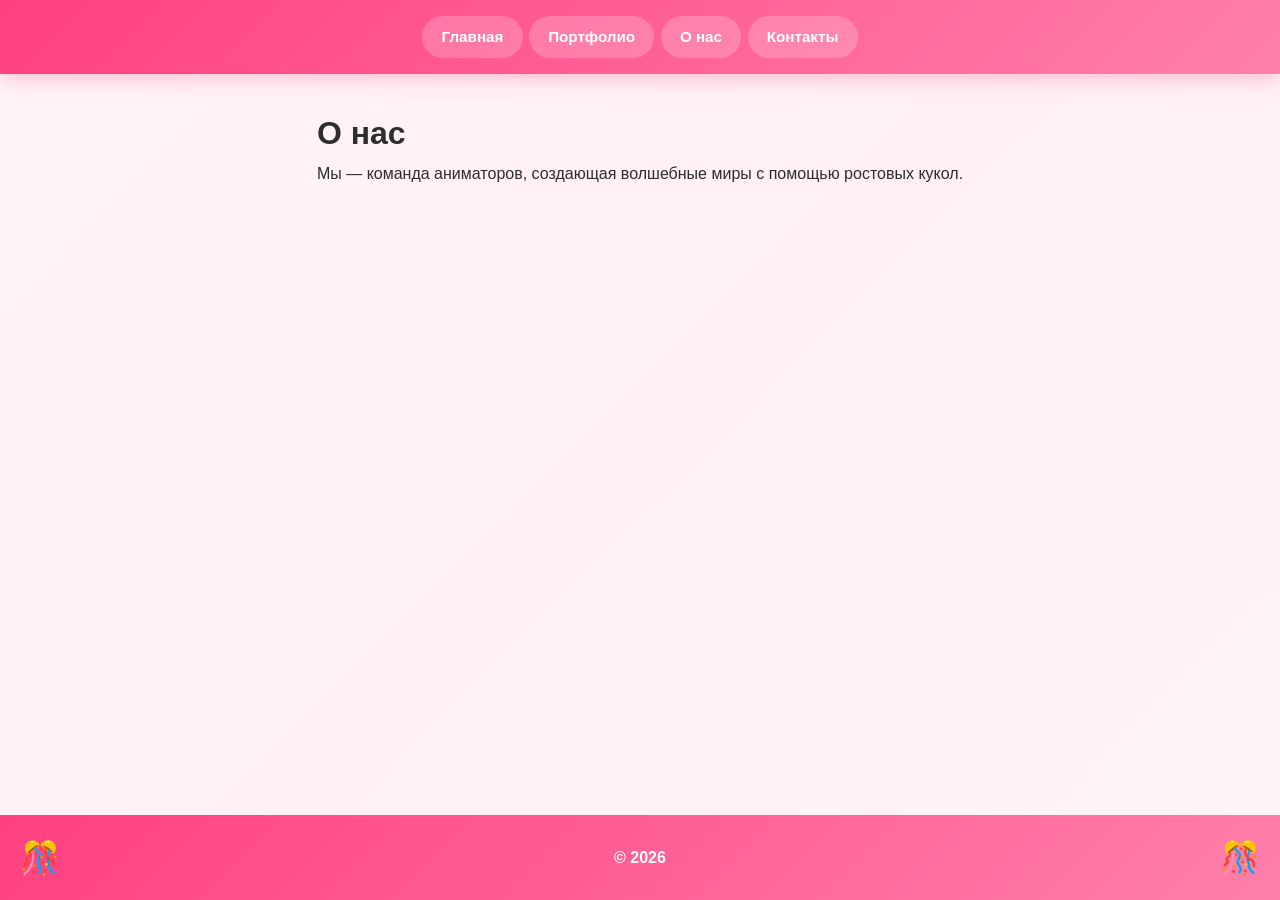
<file: about.html>
<!DOCTYPE html>
<html lang="ru">
<head>
    <meta charset="UTF-8">
    <meta name="viewport" content="width=device-width, initial-scale=1.0">
    <title>О нас</title>
    <link rel="stylesheet" href="css/style.css">
</head>
<body>
    <header>
        <nav>
            <a href="index.html">Главная</a>
            <a href="portfolio.html">Портфолио</a>
            <a href="about.html">О нас</a>
            <a href="contacts.html">Контакты</a>
        </nav>
    </header>
    <main>
        <h1>О нас</h1>
        <p>Мы — команда аниматоров, создающая волшебные миры с помощью ростовых кукол.</p>
    </main>
    <footer>
        <p>&copy; 2026</p>
    </footer>
    <script src="js/script.js"></script>
</body>
</html>
</file>
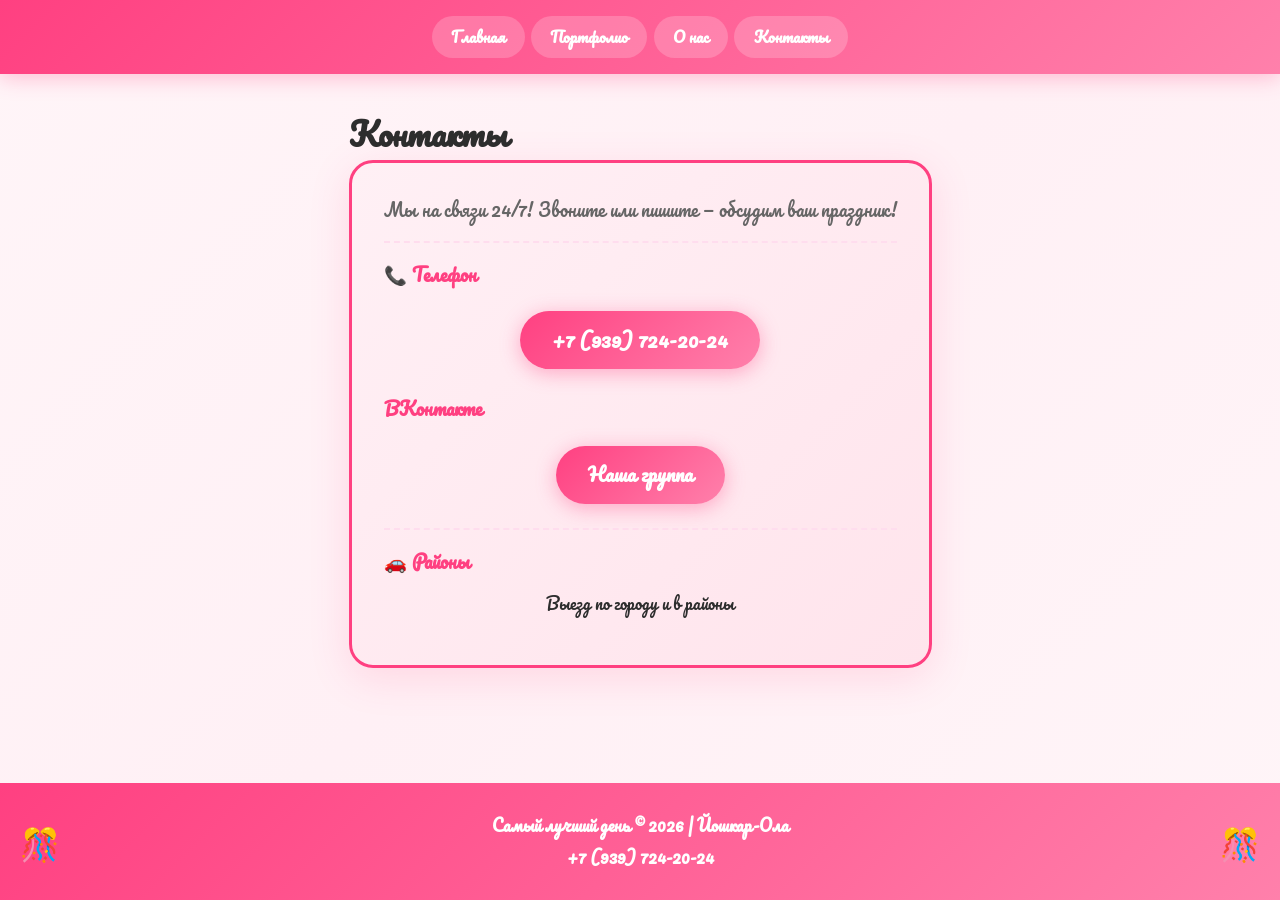
<file: contacts.html>
<!DOCTYPE html>
<html lang="ru">
<head>
    <meta charset="UTF-8">
    <meta name="viewport" content="width=device-width, initial-scale=1.0">
    <title>Контакты — Самый лучший день</title>
    <link rel="preconnect" href="https://fonts.googleapis.com">
    <link rel="preconnect" href="https://fonts.gstatic.com" crossorigin>
    <link href="https://fonts.googleapis.com/css2?family=Nunito:wght@400;600;700;800&family=Pacifico&display=swap" rel="stylesheet">
    <link rel="stylesheet" href="css/style.css">
</head>
<body>
    <header>
        <nav>
            <a href="index.html">Главная</a>
            <a href="portfolio.html">Портфолио</a>
            <a href="about.html">О нас</a>
            <a href="contacts.html">Контакты</a>
        </nav>
    </header>
    <main>
        <h1>Контакты</h1>
        
        <div class="contact-info">
            <p>Мы на связи 24/7! Звоните или пишите — обсудим ваш праздник!</p>
            
            <div class="phone">
                <h2>📞 Телефон</h2>
                <a href="tel:+79397242024" class="contact-btn">+7 (939) 724-20-24</a>
            </div>
            
            <div class="vk">
                <h2>ВКонтакте</h2>
                <a href="https://vk.com/best_day_yo" class="contact-btn" target="_blank">Наша группа</a>
            </div>
            
            <div class="area">
                <h2>🚗 Районы</h2>
                <p>Выезд по городу и в районы</p>
            </div>
        </div>
    </main>
    <footer>
        <p>Самый лучший день © 2026 | Йошкар-Ола</p>
        <p>+7 (939) 724-20-24</p>
    </footer>
    <script src="js/script.js"></script>
</body>
</html>
</file>
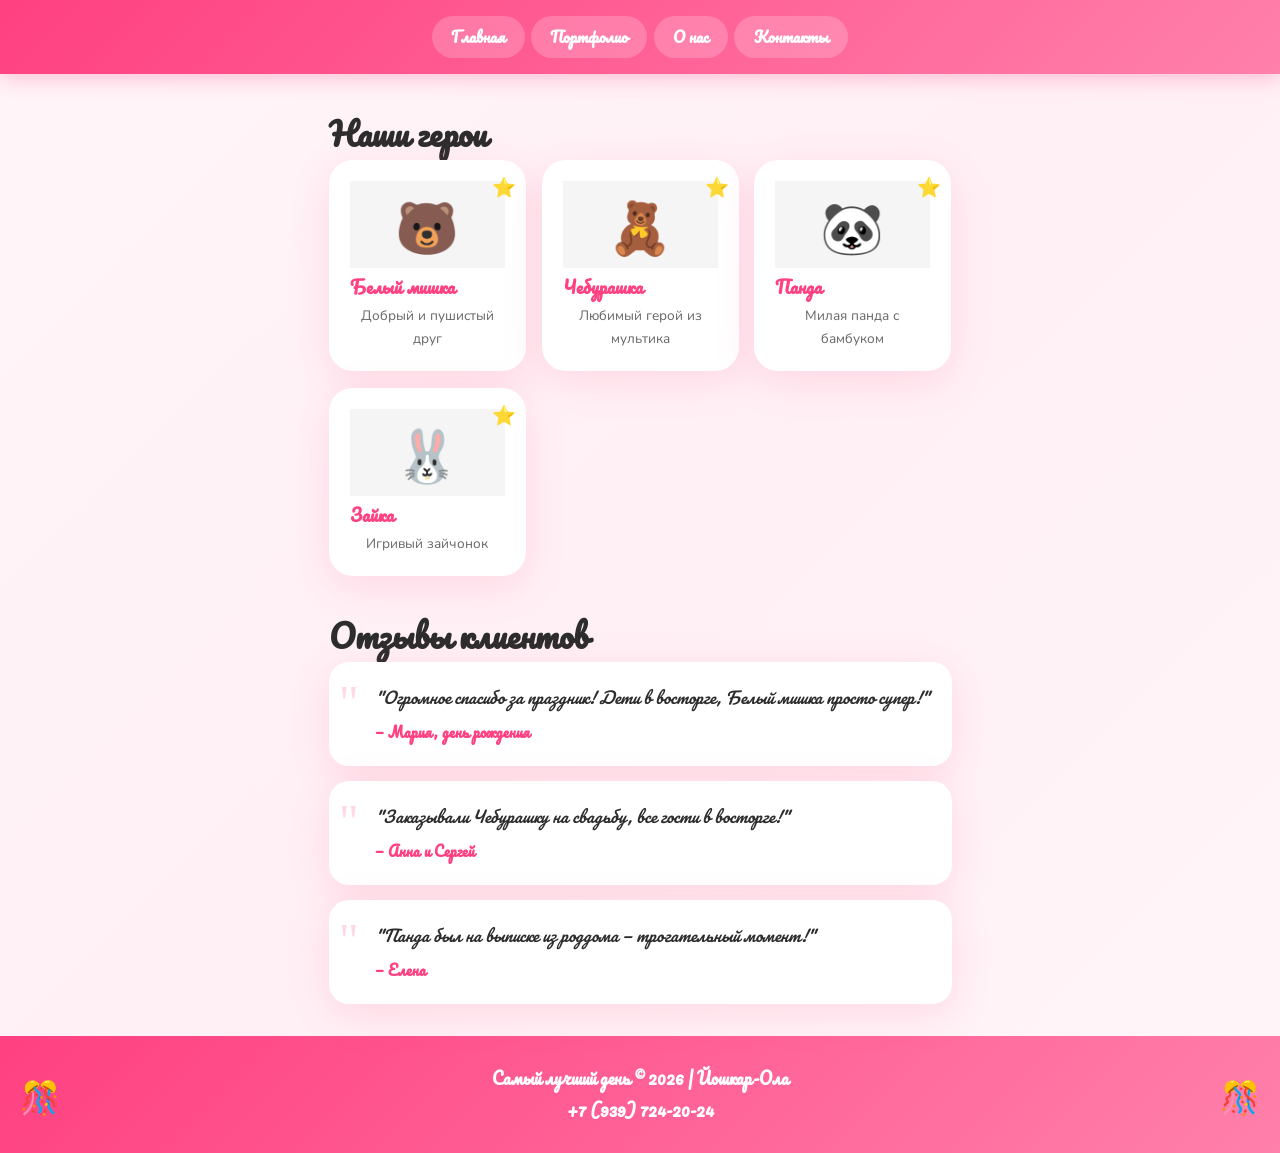
<file: portfolio.html>
<!DOCTYPE html>
<html lang="ru">
<head>
    <meta charset="UTF-8">
    <meta name="viewport" content="width=device-width, initial-scale=1.0">
    <title>Портфолио — Самый лучший день</title>
    <link rel="preconnect" href="https://fonts.googleapis.com">
    <link rel="preconnect" href="https://fonts.gstatic.com" crossorigin>
    <link href="https://fonts.googleapis.com/css2?family=Nunito:wght@400;600;700;800&family=Pacifico&display=swap" rel="stylesheet">
    <link rel="stylesheet" href="css/style.css">
</head>
<body>
    <header>
        <nav>
            <a href="index.html">Главная</a>
            <a href="portfolio.html">Портфолио</a>
            <a href="about.html">О нас</a>
            <a href="contacts.html">Контакты</a>
        </nav>
    </header>
    <main>
        <h1>Наши герои</h1>
        <div class="gallery">
            <div class="hero-card">
                <div class="hero-img" style="background:#f5f5f5">🐻</div>
                <h2>Белый мишка</h2>
                <p>Добрый и пушистый друг</p>
            </div>
            <div class="hero-card">
                <div class="hero-img" style="background:#f5f5f5">🧸</div>
                <h2>Чебурашка</h2>
                <p>Любимый герой из мультика</p>
            </div>
            <div class="hero-card">
                <div class="hero-img" style="background:#f5f5f5">🐼</div>
                <h2>Панда</h2>
                <p>Милая панда с бамбуком</p>
            </div>
            <div class="hero-card">
                <div class="hero-img" style="background:#f5f5f5">🐰</div>
                <h2>Зайка</h2>
                <p>Игривый зайчонок</p>
            </div>
        </div>

        <h1>Отзывы клиентов</h1>
        <div class="reviews">
            <div class="review">
                <p>"Огромное спасибо за праздник! Дети в восторге, Белый мишка просто супер!"</p>
                <span>— Мария, день рождения</span>
            </div>
            <div class="review">
                <p>"Заказывали Чебурашку на свадьбу, все гости в восторге!"</p>
                <span>— Анна и Сергей</span>
            </div>
            <div class="review">
                <p>"Панда был на выписке из роддома — трогательный момент!"</p>
                <span>— Елена</span>
            </div>
        </div>
    </main>
    <footer>
        <p>Самый лучший день © 2026 | Йошкар-Ола</p>
        <p>+7 (939) 724-20-24</p>
    </footer>
    <script src="js/script.js"></script>
</body>
</html>
</file>
<file: css/style.css>
* {
    margin: 0;
    padding: 0;
    box-sizing: border-box;
}

:root {
    --gold: #ffd700;
    --gold-dark: #ffab00;
    --pink: #ff4081;
    --pink-light: #ff80ab;
    --pink-bg: #fff0f5;
    --text: #2d2d2d;
    --text-light: #666;
    --white: #fff;
    --shadow: 0 10px 40px rgba(255, 64, 129, 0.15);
}

body {
    font-family: 'Pacifico', 'Comic Neue', 'Nunito', Arial, sans-serif;
    line-height: 1.7;
    min-height: 100vh;
    display: flex;
    flex-direction: column;
    background: linear-gradient(135deg, #fff5f8 0%, #fff0f5 50%, #fff5f8 100%);
    color: var(--text);
}

/* Confetti */
.confetti {
    position: fixed;
    width: 100%;
    height: 100%;
    pointer-events: none;
    z-index: 0;
    overflow: hidden;
}

.confetti span {
    position: absolute;
    width: 10px;
    height: 10px;
    background: var(--gold);
    animation: confetti-fall 4s linear infinite;
}

.confetti span:nth-child(2n) { background: var(--pink); animation-duration: 5s; }
.confetti span:nth-child(3n) { background: #87ceeb; animation-duration: 6s; width: 8px; height: 8px; }
.confetti span:nth-child(4n) { background: #98fb98; animation-duration: 4.5s; }
.confetti span:nth-child(5n) { width: 6px; height: 6px; background: var(--gold); }

@keyframes confetti-fall {
    0% { transform: translateY(-100vh) rotate(0deg); opacity: 1; }
    100% { transform: translateY(100vh) rotate(720deg); opacity: 0; }
}

header {
    background: linear-gradient(135deg, var(--pink) 0%, var(--pink-light) 100%);
    padding: 1rem 2rem;
    box-shadow: 0 4px 20px rgba(255, 64, 129, 0.3);
    position: sticky;
    top: 0;
    z-index: 100;
}

nav {
    max-width: 900px;
    margin: 0 auto;
    display: flex;
    gap: 0.4rem;
    flex-wrap: wrap;
    justify-content: center;
}

nav a {
    color: var(--white);
    text-decoration: none;
    font-weight: 700;
    padding: 0.5rem 1.2rem;
    border-radius: 50px;
    transition: all 0.3s ease;
    font-size: 0.95rem;
    background: rgba(255,255,255,0.2);
}

nav a:hover, nav a.active {
    background: var(--white);
    color: var(--pink);
    transform: scale(1.05);
}

main {
    flex: 1;
    max-width: 850px;
    margin: 0 auto;
    padding: 2rem 1.2rem;
    position: relative;
    z-index: 1;
}

.hero {
    background: linear-gradient(135deg, #fff0f5 0%, #ffe4ec 50%, #fff0f5 100%);
    padding: 2.5rem 2rem;
    border-radius: 30px;
    text-align: center;
    margin-bottom: 1.2rem;
    box-shadow: var(--shadow);
    border: 3px solid var(--pink);
    position: relative;
    overflow: hidden;
}

.hero::before {
    content: '';
    position: absolute;
    top: -50%;
    left: -50%;
    width: 200%;
    height: 200%;
    background: radial-gradient(circle, rgba(255,255,255,0.3) 0%, transparent 60%);
    animation: shine 3s ease infinite;
}

@keyframes shine {
    0% { transform: rotate(0deg); }
    100% { transform: rotate(360deg); }
}

.hero::before {
    content: '🎉';
    position: absolute;
    font-size: 5rem;
    top: -10px;
    left: -20px;
    opacity: 0.15;
}

.hero::after {
    content: '✨';
    position: absolute;
    font-size: 4rem;
    top: -5px;
    right: -10px;
    opacity: 0.15;
}

.about-full {
    background: var(--white);
    padding: 1.5rem;
    border-radius: 24px;
    margin-bottom: 1.2rem;
    box-shadow: var(--shadow);
}

.about-full h2 {
    text-align: center;
    margin-bottom: 1rem;
}

.about-full > p {
    text-align: center;
    font-size: 1.1rem;
    margin-bottom: 1.5rem;
}

.events, .bonus, .extra {
    margin: 1.2rem 0;
    padding-top: 1rem;
    border-top: 2px dashed rgba(255, 64, 129, 0.2);
}

.events h3, .bonus h3, .extra h3 {
    color: var(--pink);
    font-size: 1.1rem;
    margin-bottom: 0.8rem;
    text-align: center;
}

.events-grid, .bonus-grid, .extra-grid {
    display: flex;
    flex-wrap: wrap;
    justify-content: center;
    gap: 0.5rem;
}

.events-grid span, .bonus-grid span, .extra-grid span {
    background: var(--pink-bg);
    padding: 0.5rem 1rem;
    border-radius: 20px;
    font-size: 0.9rem;
}

.hero h1 {
    background: linear-gradient(135deg, var(--pink) 0%, var(--gold-dark) 100%);
    -webkit-background-clip: text;
    -webkit-text-fill-color: transparent;
    background-clip: text;
    font-size: 1.6rem;
    margin-bottom: 0.7rem;
    line-height: 1.3;
}

.tagline {
    font-size: 1rem;
    color: var(--text-light);
    font-family: 'Nunito', sans-serif;
}

.carousel {
    background: var(--white);
    padding: 1.5rem;
    border-radius: 24px;
    margin-bottom: 1.2rem;
    box-shadow: var(--shadow);
    overflow: hidden;
}

.carousel {
    background: var(--white);
    padding: 1rem;
    border-radius: 24px;
    box-shadow: var(--shadow);
    overflow: hidden;
}

.carousel-wrapper {
    position: relative;
    margin-bottom: 1.2rem;
}

.carousel-arrow {
    position: absolute;
    top: 50%;
    transform: translateY(-50%);
    font-size: 36px;
    color: var(--pink);
    cursor: pointer;
    padding: 8px 16px;
    background: rgba(255,255,255,0.9);
    border-radius: 30px;
    user-select: none;
    z-index: 10;
    box-shadow: 0 2px 15px rgba(0,0,0,0.2);
    transition: all 0.3s ease;
}

.carousel-arrow:hover {
    background: var(--pink);
    color: white;
    transform: translateY(-50%) scale(1.15);
}

.carousel-arrow {
    position: absolute;
    top: 50%;
    transform: translateY(-50%);
    font-size: 36px;
    color: var(--pink);
    cursor: pointer;
    padding: 8px 16px;
    background: rgba(255,255,255,0.9);
    border-radius: 30px;
    user-select: none;
    z-index: 10;
    box-shadow: 0 2px 15px rgba(0,0,0,0.2);
    transition: all 0.3s ease;
}

.carousel-arrow:hover {
    background: var(--pink);
    color: white;
    transform: translateY(-50%) scale(1.15);
}

.carousel-arrow-left { left: -50px; }
.carousel-arrow-right { right: -50px; }

.carousel-track {
    display: flex;
    gap: 0.5rem;
    overflow-x: scroll;
    scroll-behavior: auto;
    -webkit-overflow-scrolling: touch;
    scroll-snap-type: x mandatory;
    padding-bottom: 0.5rem;
}

.carousel-track::-webkit-scrollbar {
    height: 6px;
}

.carousel-track::-webkit-scrollbar-thumb {
    background: var(--pink);
    border-radius: 3px;
}

.carousel-slide {
    flex: 0 0 auto;
    width: auto;
    scroll-snap-align: center;
    border-radius: 20px;
    overflow: hidden;
    position: relative;
    display: inline-block;
    vertical-align: top;
}

.carousel-slide img {
    width: auto;
    height: auto;
    max-width: 100%;
    display: block;
    cursor: pointer;
}

.slide-price {
    position: absolute;
    bottom: 0;
    left: 0;
    right: 0;
    width: 100%;
    background: linear-gradient(135deg, var(--pink), var(--pink-light));
    color: white;
    padding: 4px;
    font-weight: 700;
    font-size: 0.75rem;
    text-align: center;
    box-sizing: border-box;
}

.carousel-slide img {
    width: auto;
    height: auto;
    max-width: 100%;
    max-height: 450px;
    display: block;
    cursor: pointer;
}

.carousel-slide:hover img {
    transform: scale(1.05);
}

.lightbox {
    display: none;
    position: fixed;
    top: 0;
    left: 0;
    width: 100%;
    height: 100%;
    background: rgba(0,0,0,0.95);
    z-index: 1000;
    align-items: center;
    justify-content: center;
}

.lightbox.active {
    display: flex;
}

.lightbox img {
    max-width: 90%;
    max-height: 90%;
    object-fit: contain;
}

.lightbox-close {
    position: absolute;
    top: 20px;
    right: 30px;
    font-size: 40px;
    color: white;
    cursor: pointer;
    z-index: 1001;
}

.lightbox-prev, .lightbox-next {
    position: absolute;
    top: 50%;
    transform: translateY(-50%);
    font-size: 50px;
    color: white;
    cursor: pointer;
    padding: 20px 25px;
    background: linear-gradient(135deg, var(--pink), var(--pink-light));
    border-radius: 50%;
    user-select: none;
    transition: all 0.3s ease;
    box-shadow: 0 4px 20px rgba(255, 64, 129, 0.4);
}

.lightbox-prev { left: 20px; }
.lightbox-next { right: 20px; }

.lightbox-prev:hover, .lightbox-next:hover {
    transform: translateY(-50%) scale(1.1);
    box-shadow: 0 6px 30px rgba(255, 64, 129, 0.6);
}

.decor {
    font-size: 1.5rem;
    margin: 0.3rem;
    animation: bounce 1s ease infinite;
}

@keyframes bounce {
    0%, 100% { transform: translateY(0); }
    50% { transform: translateY(-5px); }
}

.discounts, .heroes, .services, .features, .extras {
    background: var(--white);
    padding: 2rem 1.5rem 1.5rem;
    border-radius: 24px;
    margin-bottom: 1.2rem;
    box-shadow: var(--shadow);
    position: relative;
}

.discounts::before, .heroes::before, .services::before, .features::before, .extras::before {
    content: '';
    position: absolute;
    top: -18px;
    left: 20px;
    width: 42px;
    height: 42px;
    display: flex;
    align-items: center;
    justify-content: center;
    font-size: 1.6rem;
    background: var(--pink);
    border-radius: 50%;
    line-height: 1;
    z-index: 1;
}

.discounts::before { content: '🎁'; }
.heroes::before { content: '🧸'; }
.services::before { content: '🎂'; }
.features::before { content: '💝'; }
.extras::before { content: '🎈'; }

.discounts { border: 2px solid var(--gold); }

h2 {
    color: var(--pink);
    margin-bottom: 0.8rem;
    font-size: 1.15rem;
    display: flex;
    align-items: center;
    gap: 0.4rem;
}

ul {
    list-style: none;
    display: grid;
    grid-template-columns: repeat(auto-fit, minmax(200px, 1fr));
    gap: 0.5rem;
}

li {
    padding: 0.6rem 0.8rem;
    background: linear-gradient(135deg, #fff0f5 0%, #fff8f0 100%);
    border-radius: 14px;
    font-size: 0.95rem;
    transition: all 0.2s ease;
    border: 1px solid #ffddee;
}

li:hover {
    transform: scale(1.02);
    background: linear-gradient(135deg, #ffe4ec 0%, #fff5e6 100%);
    box-shadow: 0 4px 15px rgba(255, 64, 129, 0.2);
}

.cta {
    background: linear-gradient(135deg, #ff80ab 0%, #ff4081 50%, #f50057 100%);
    padding: 2rem;
    border-radius: 24px;
    text-align: center;
    margin-bottom: 1.2rem;
    box-shadow: 0 10px 30px rgba(255, 64, 129, 0.4);
    position: relative;
    animation: pulse 2s ease infinite;
}

@keyframes pulse {
    0%, 100% { box-shadow: 0 10px 30px rgba(255, 64, 129, 0.4); }
    50% { box-shadow: 0 10px 40px rgba(255, 64, 129, 0.6); }
}

.cta::before {
    content: '💕';
    position: absolute;
    font-size: 3rem;
    top: -20px;
    left: 50%;
    transform: translateX(-50%);
}

.cta p {
    font-size: 1.1rem;
    color: white;
    font-weight: 700;
}

.btn {
    display: inline-block;
    background: linear-gradient(135deg, var(--gold) 0%, var(--gold-dark) 100%);
    color: #5d4037;
    padding: 0.9rem 2.5rem;
    text-decoration: none;
    border-radius: 50px;
    font-weight: 800;
    font-size: 1.1rem;
    transition: all 0.3s ease;
    box-shadow: 0 6px 20px rgba(255, 171, 0, 0.4);
    margin-top: 1rem;
}

.btn:hover {
    transform: translateY(-3px) scale(1.05);
    box-shadow: 0 10px 30px rgba(255, 171, 0, 0.5);
}

footer {
    background: linear-gradient(135deg, var(--pink) 0%, var(--pink-light) 100%);
    text-align: center;
    padding: 1.5rem;
    margin-top: auto;
    position: relative;
}

footer::before {
    content: '🎊';
    position: absolute;
    font-size: 2rem;
    left: 20px;
    top: 50%;
    transform: translateY(-50%);
}

footer::after {
    content: '🎊';
    position: absolute;
    font-size: 2rem;
    right: 20px;
    top: 50%;
    transform: translateY(-50%);
}

footer p {
    margin: 0.3rem 0;
    color: white;
    font-weight: 600;
}

/* Portfolio */
.gallery {
    display: grid;
    grid-template-columns: repeat(auto-fit, minmax(170px, 1fr));
    gap: 1rem;
    margin-bottom: 2rem;
}

.hero-card {
    background: var(--white);
    padding: 1.3rem;
    border-radius: 24px;
    text-align: center;
    box-shadow: var(--shadow);
    transition: all 0.3s ease;
    position: relative;
}

.hero-card:hover {
    transform: translateY(-8px) rotate(1deg);
    box-shadow: 0 15px 40px rgba(255, 64, 129, 0.25);
}

.hero-card::before {
    content: '⭐';
    position: absolute;
    top: 10px;
    right: 10px;
    font-size: 1.2rem;
    animation: star 1s ease infinite;
}

@keyframes star {
    0%, 100% { transform: scale(1) rotate(0deg); }
    50% { transform: scale(1.2) rotate(15deg); }
}

.hero-img {
    font-size: 3.2rem;
    margin-bottom: 0.3rem;
}

.hero-card h2 {
    font-size: 1.05rem;
    margin-bottom: 0.2rem;
}

.hero-card p {
    color: var(--text-light);
    font-size: 0.85rem;
    font-family: 'Nunito', sans-serif;
}

.reviews {
    display: flex;
    flex-direction: column;
    gap: 0.9rem;
}

.review {
    background: var(--white);
    padding: 1.4rem;
    border-radius: 20px;
    box-shadow: var(--shadow);
    position: relative;
}

.review::before {
    content: '"';
    position: absolute;
    font-size: 3rem;
    color: var(--pink);
    opacity: 0.2;
    top: 0;
    left: 10px;
    font-family: serif;
}

.review p {
    font-style: italic;
    padding-left: 1.5rem;
}

.review span {
    display: block;
    color: var(--pink);
    font-weight: 700;
    font-size: 0.9rem;
    margin-top: 0.5rem;
    padding-left: 1.5rem;
}

/* Contacts */
.contact-info {
    background: linear-gradient(135deg, #fff0f5 0%, #ffe4ec 100%);
    padding: 2rem;
    border-radius: 24px;
    text-align: center;
    margin-bottom: 1.5rem;
    box-shadow: var(--shadow);
    border: 3px solid var(--pink);
}

.contact-btn {
    display: inline-block;
    background: linear-gradient(135deg, var(--pink) 0%, var(--pink-light) 100%);
    color: white;
    padding: 1rem 2.5rem;
    text-decoration: none;
    border-radius: 50px;
    font-weight: 800;
    font-size: 1.2rem;
    transition: all 0.3s ease;
    box-shadow: 0 4px 20px rgba(255, 64, 129, 0.4);
    margin: 0.5rem;
}

.contact-btn:hover {
    transform: scale(1.05);
    box-shadow: 0 6px 30px rgba(255, 64, 129, 0.6);
}

.contact-info > p {
    font-size: 1.1rem;
    color: var(--text-light);
    margin-bottom: 0.5rem;
}

.phone, .whatsapp, .area {
    margin: 1rem 0;
    padding-top: 1rem;
    border-top: 2px dashed #ffddee;
}

.contact-btn {
    display: inline-block;
    background: linear-gradient(135deg, var(--pink) 0%, var(--pink-light) 100%);
    color: white;
    padding: 0.8rem 2rem;
    text-decoration: none;
    border-radius: 50px;
    font-weight: 700;
    transition: all 0.3s ease;
}

.contact-btn:hover {
    transform: scale(1.08);
    box-shadow: 0 8px 25px rgba(255, 64, 129, 0.4);
}

/* Animation entrance */
@keyframes popIn {
    0% { opacity: 0; transform: scale(0.8); }
    70% { transform: scale(1.05); }
    100% { opacity: 1; transform: scale(1); }
}

.hero, .discounts, .heroes, .services, .features, .extras, .cta, .hero-card, .review {
    animation: popIn 0.5s ease forwards;
    opacity: 0;
}

.hero { animation-delay: 0s; }
.discounts { animation-delay: 0.05s; }
.heroes { animation-delay: 0.1s; }
.services { animation-delay: 0.15s; }
.features { animation-delay: 0.2s; }
.extras { animation-delay: 0.25s; }

@media (max-width: 600px) {
    .hero h1 { font-size: 1.3rem; }
    nav a { padding: 0.4rem 0.9rem; font-size: 0.85rem; }
    ul { grid-template-columns: 1fr; }
    .hero::before, .hero::after { display: none; }
    
    .carousel-slide {
        max-width: 90vw;
    }
    
    .slide-price {
        font-size: 0.7rem;
        padding: 4px;
    }
    
    .carousel-arrow {
        font-size: 28px;
        padding: 8px 12px;
    }
    
    .carousel-arrow-left { left: -5px; }
    .carousel-arrow-right { right: -5px; }
    
    .about-full h2 { font-size: 1.3rem; }
    .events-grid span, .bonus-grid span, .extra-grid span {
        font-size: 0.8rem;
        padding: 0.4rem 0.8rem;
    }
    
    .lightbox-prev, .lightbox-next {
        font-size: 30px;
        padding: 10px 12px;
    }
    
    .lightbox-prev { left: 5px; }
    .lightbox-next { right: 5px; }
}
</file>
